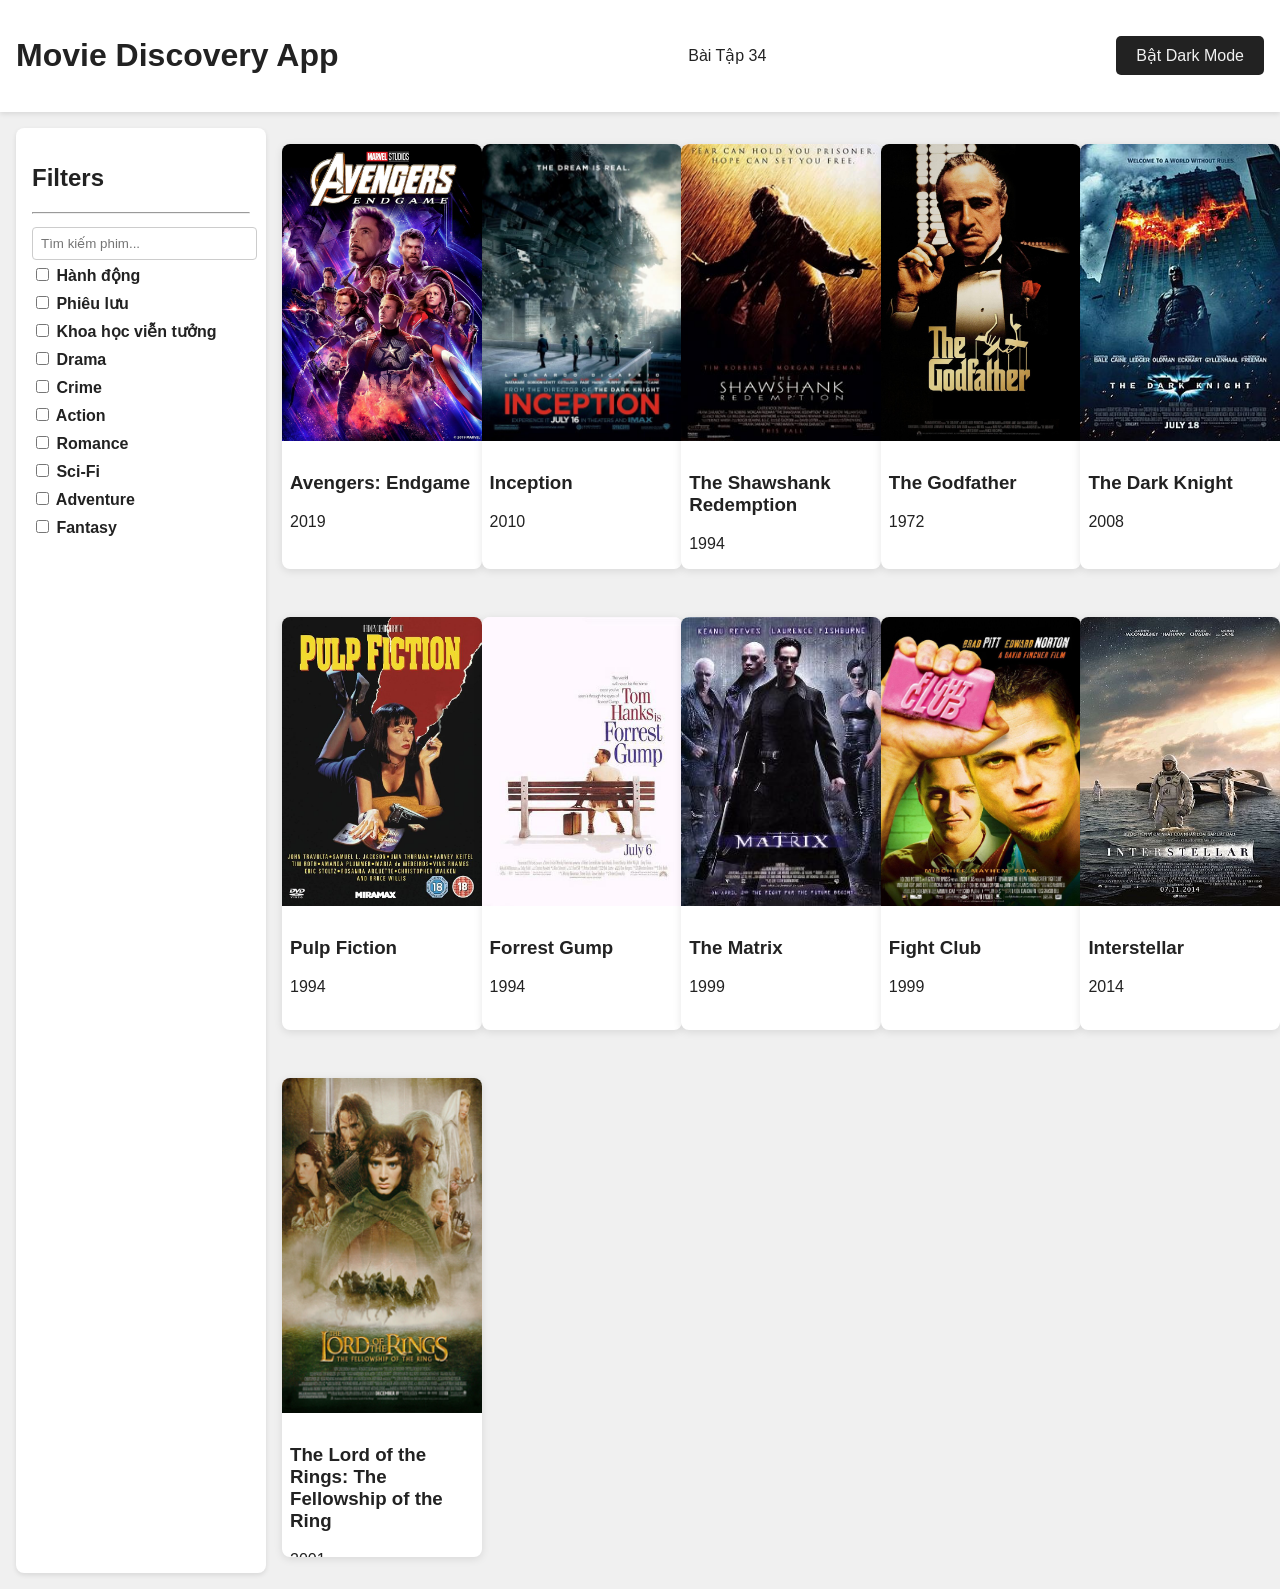
<file: index.html>
<!DOCTYPE html>
<html lang="vi">
<head>
  <meta charset="UTF-8">
  <meta name="viewport" content="width=device-width, initial-scale=1.0">
  <title>Movie Discovery App</title>
  <link rel="stylesheet" href="css/style.css">
</head>
<body>
  <header>
    <a href="index.html">
    <h1>Movie Discovery App</h1>
    </a>
    <a href="baitap34.html">Bài Tập 34</a>
    <button id="toggle-dark">Bật Dark Mode</button>
  </header>

  <div class="container">
    <aside class="sidebar">
      <h2>Filters</h2>
      <hr>
      <input type="text" id="search" placeholder="Tìm kiếm phim...">
      <div id="genre-filters"></div>
    </aside>

    <main class="movie-grid" id="movie-grid">
      <!-- Thẻ phim sẽ được JS thêm vào -->
    </main>
  </div>

  <!-- Modal -->
  <div id="modal" class="modal">
    <div class="modal-content">
      <span id="modal-close">&times;</span>
      <div id="modal-body"></div>
    </div>
  </div>

  <script src="js/app.js"></script>
</body>
</html>
</file>
<file: css/style.css>
/* =================== Variables =================== */
:root {
    --bg-color: #f0f0f0;
    --text-color: #222;
    --card-bg: #fff;
    --card-shadow: rgba(0,0,0,0.1);
    --primary-color: #6200ee;
  }
  
  body.dark-mode {
    --bg-color: #1c1c1c;
    --text-color: #eee;
    --card-bg: #333;
    --card-shadow: rgba(255,255,255,0.1);
    --primary-color: #bb86fc;
  }
  
  /* =================== Global =================== */
  body {
    margin: 0;
    font-family: Arial, sans-serif;
    background-color: var(--bg-color);
    color: var(--text-color);
  }
  
  a {
    color: inherit;
    text-decoration: none;
  }
  
  /* =================== Header =================== */
  header {
    padding: 1rem;
    background-color: var(--card-bg);
    display: flex;
    justify-content: space-between;
    align-items: center;
    box-shadow: 0 2px 5px var(--card-shadow);
  }
  
  #toggle-dark {
    padding: 10px 20px;
    font-size: 16px;
    cursor: pointer;
    border: none;
    border-radius: 5px;
    background-color: var(--text-color);
    color: var(--bg-color);
    transition: all 0.3s ease;
  }
  
  /* =================== Container =================== */
  .container {
    display: grid;
    grid-template-columns: 250px 1fr;
    gap: 1rem;
    padding: 1rem;
    overflow-x: auto;
  }
  
  /* =================== Sidebar =================== */
  .sidebar {
    background-color: var(--card-bg);
    padding: 1rem;
    border-radius: 8px;
    box-shadow: 0 2px 5px var(--card-shadow);
  }
  
  .sidebar input[type="text"] {
    width: 100%;
    padding: 0.5rem;
    margin-bottom: 1rem;
    border-radius: 4px;
    border: 1px solid #ccc;
  }
  
  label {
    display: block;
    text-align: left;
    margin-bottom: 0.5rem;
    font-weight: bold;
  }
  
  /* =================== Movie Grid & Card =================== */
  .movie-grid {
    display: grid;
    grid-template-columns: repeat(auto-fill, minmax(180px, 1fr));
    gap: 1rem;
  }
  
  .movie-card {
    background-color: var(--card-bg);
    border-radius: 8px;
    box-shadow: 0 2px 8px var(--card-shadow);
    cursor: pointer;
    overflow: hidden;
    transition: transform 0.2s, box-shadow 0.2s;
    width: 200px;
    margin: 1rem auto;
  }
  
    .movie-card:hover {
    transform: scale(1.05);
    box-shadow: 0 4px 12px var(--card-shadow);
  }
  
    .poster-card {
        width: 100%;           /* fit theo card */
        height: 70%;
        object-fit: cover;           /* fit theo card */
        object-fit: fill;     /* giữ tỉ lệ, crop nếu cần */
    }

    .movie-poster {
        width: 300px ;
        height: 450px ;
        border-radius: 8px;
        box-shadow: 0 4px 8px rgba(0,0,0,0.2);
    }
  
  .movie-poster:hover {
    transform: scale(1.05);
  }
  
  .movie-card .info {
    padding: 0.5rem;
  }
  
  .movie-row {
    display: flex;
    gap: 2rem;
    align-items: flex-start;
    margin: 2rem 0;
  }
  
  .movie-poster-col {
    flex: 1;
  }
  
  .movie-info-col {
    flex: 2;
  }
  
  /* =================== Modal =================== */
  .modal {
    display: none;
    position: fixed;
    top:0; left:0; width:100%; height:100%;
    background-color: rgba(0,0,0,0.7);
    justify-content: center;
    align-items: center;
    z-index: 200;
  }
  
  .modal-content {
    background-color: var(--card-bg);
    padding: 1rem;
    border-radius: 8px;
    max-width: 600px;
    width: 90%;
    max-height: 90vh;
    overflow-y: auto;
    position: relative;
  }
  
  #modal-close {
    position: absolute;
    top: 10px;
    right: 15px;
    font-size: 20px;
    cursor: pointer;
  }
  
  /* =================== Search Input =================== */
  #search {
    margin: 5px 0;
    padding: 0.5rem;
    width: 95%;
    border-radius: 4px;
    border: 1px solid #ccc;
  }
  
  /* =================== Responsive =================== */
  /* Tablet */
  @media (max-width: 1024px) {
    .container {
      grid-template-columns: 200px 1fr;
    }
  
    .movie-grid {
      grid-template-columns: repeat(auto-fill, minmax(150px, 1fr));
    }
  
    header h1 {
      font-size: 1.5rem;
    }
  }
  
  /* Mobile */
  @media (max-width: 768px) {
    .container {
      grid-template-columns: 1fr;
    }
  
    .sidebar {
      order: -1;
      margin-bottom: 1rem;
    }
  
    .movie-grid {
      grid-template-columns: repeat(auto-fill, minmax(120px, 1fr));
      gap: 0.5rem;
    }
  
    .movie-card {
      width: 100%;
      margin: 0.5rem 0;
    }
  
    header {
      flex-direction: column;
      align-items: flex-start;
      gap: 0.5rem;
    }
  
    #toggle-dark {
      font-size: 0.85rem;
      padding: 0.3rem 0.5rem;
    }
  
    #search {
      margin-bottom: 0.5rem;
    }
  }
</file>
